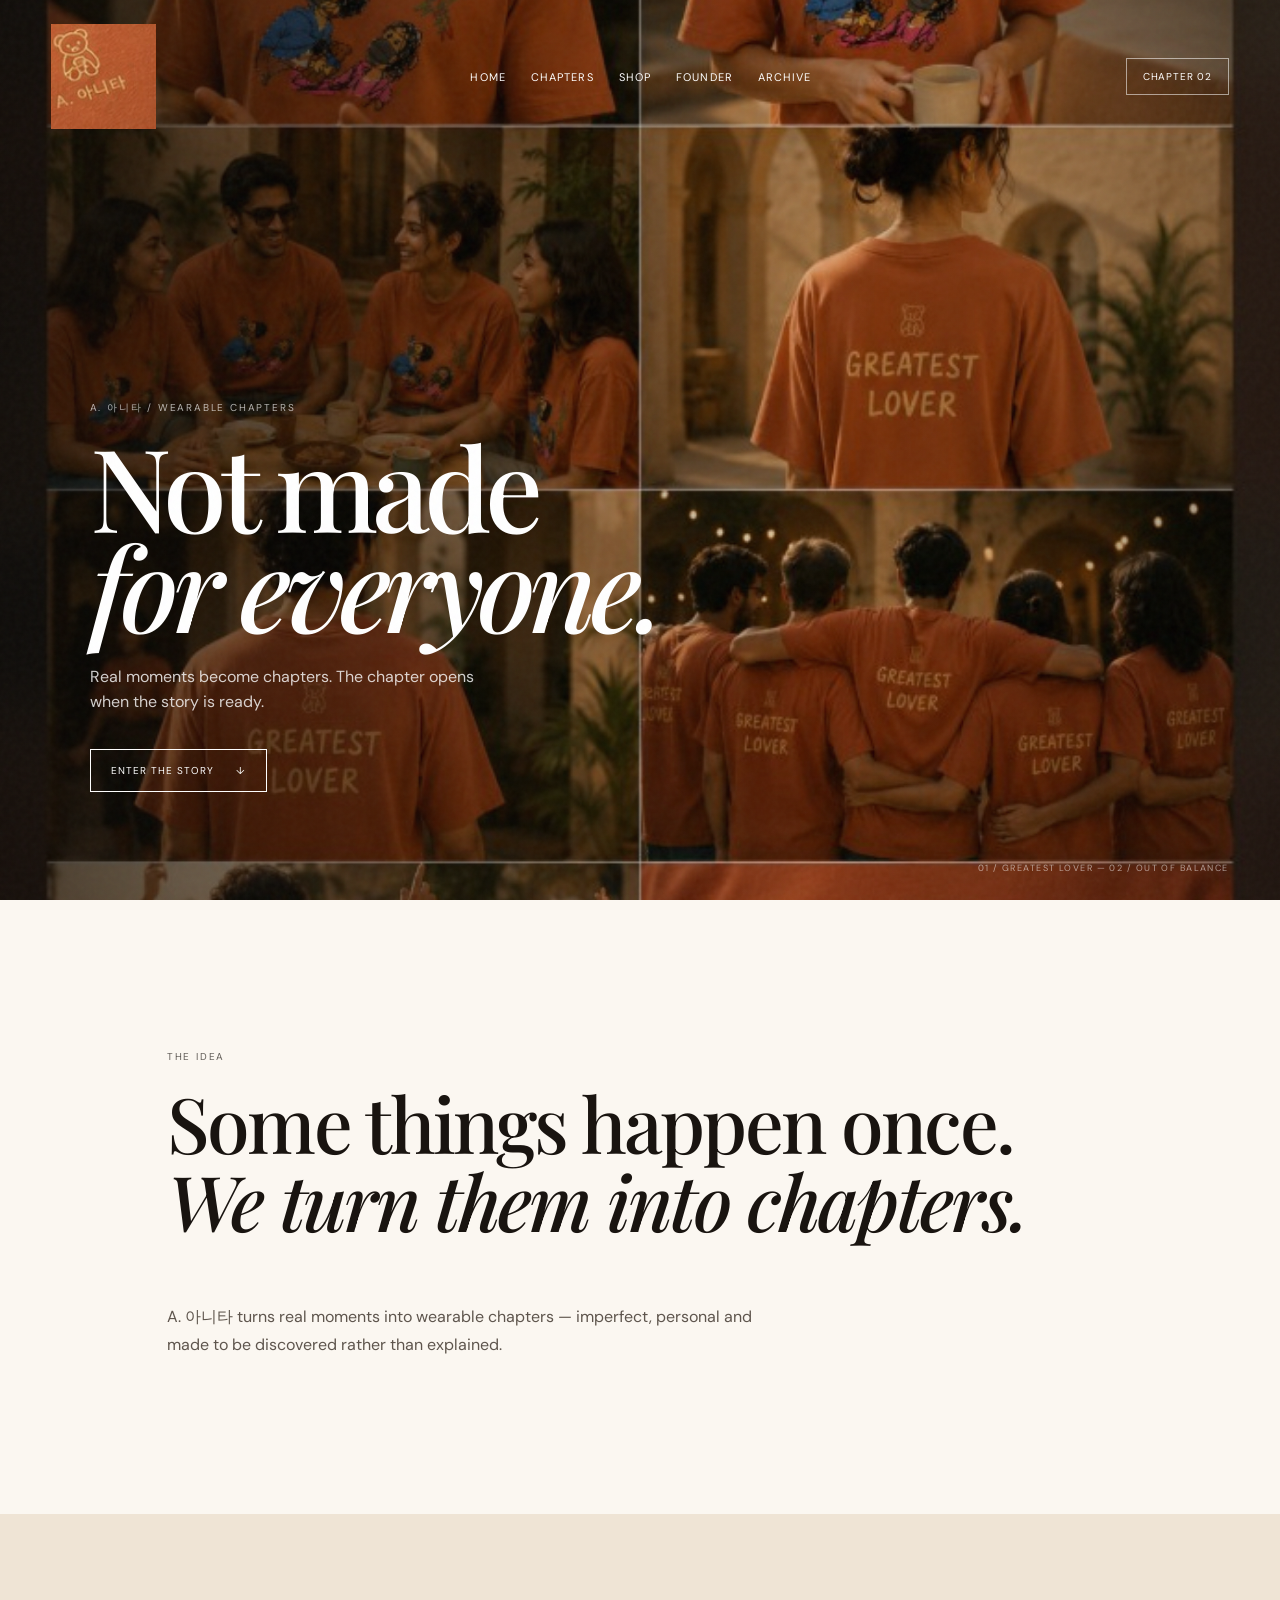
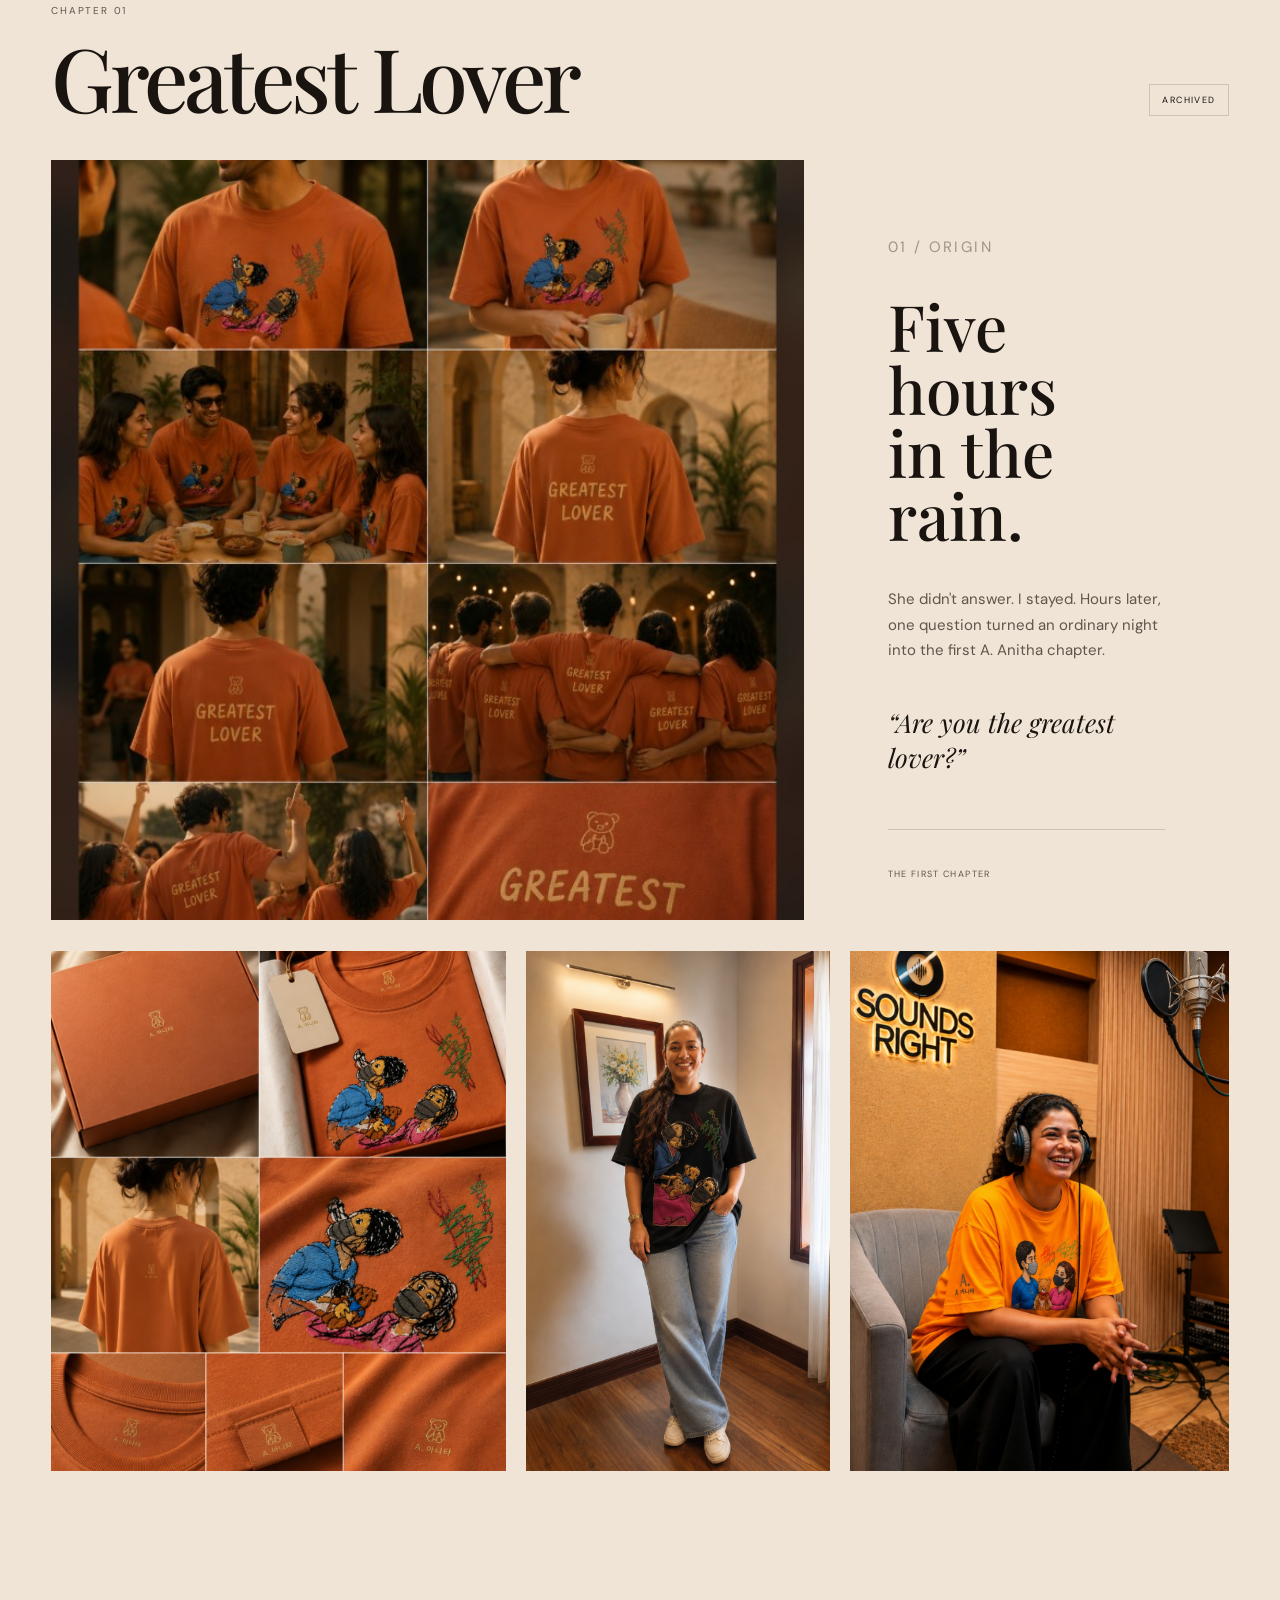
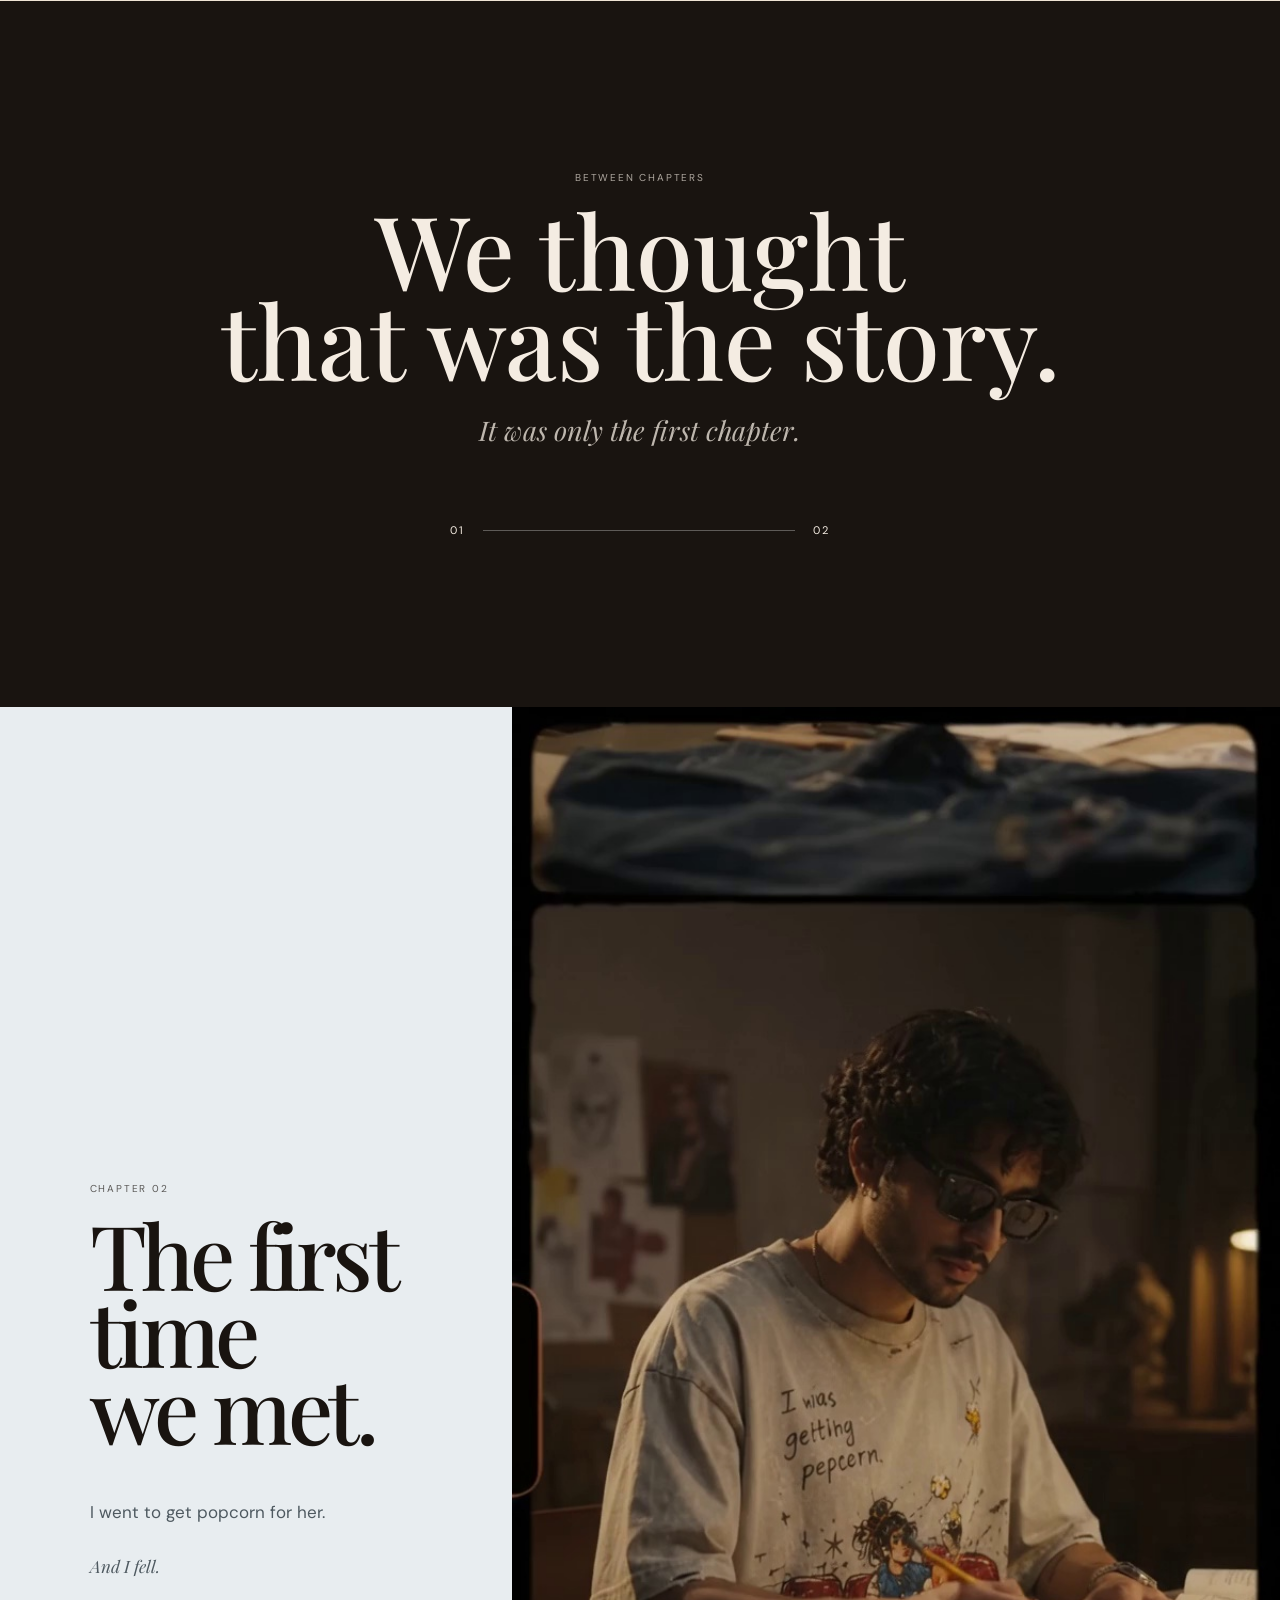
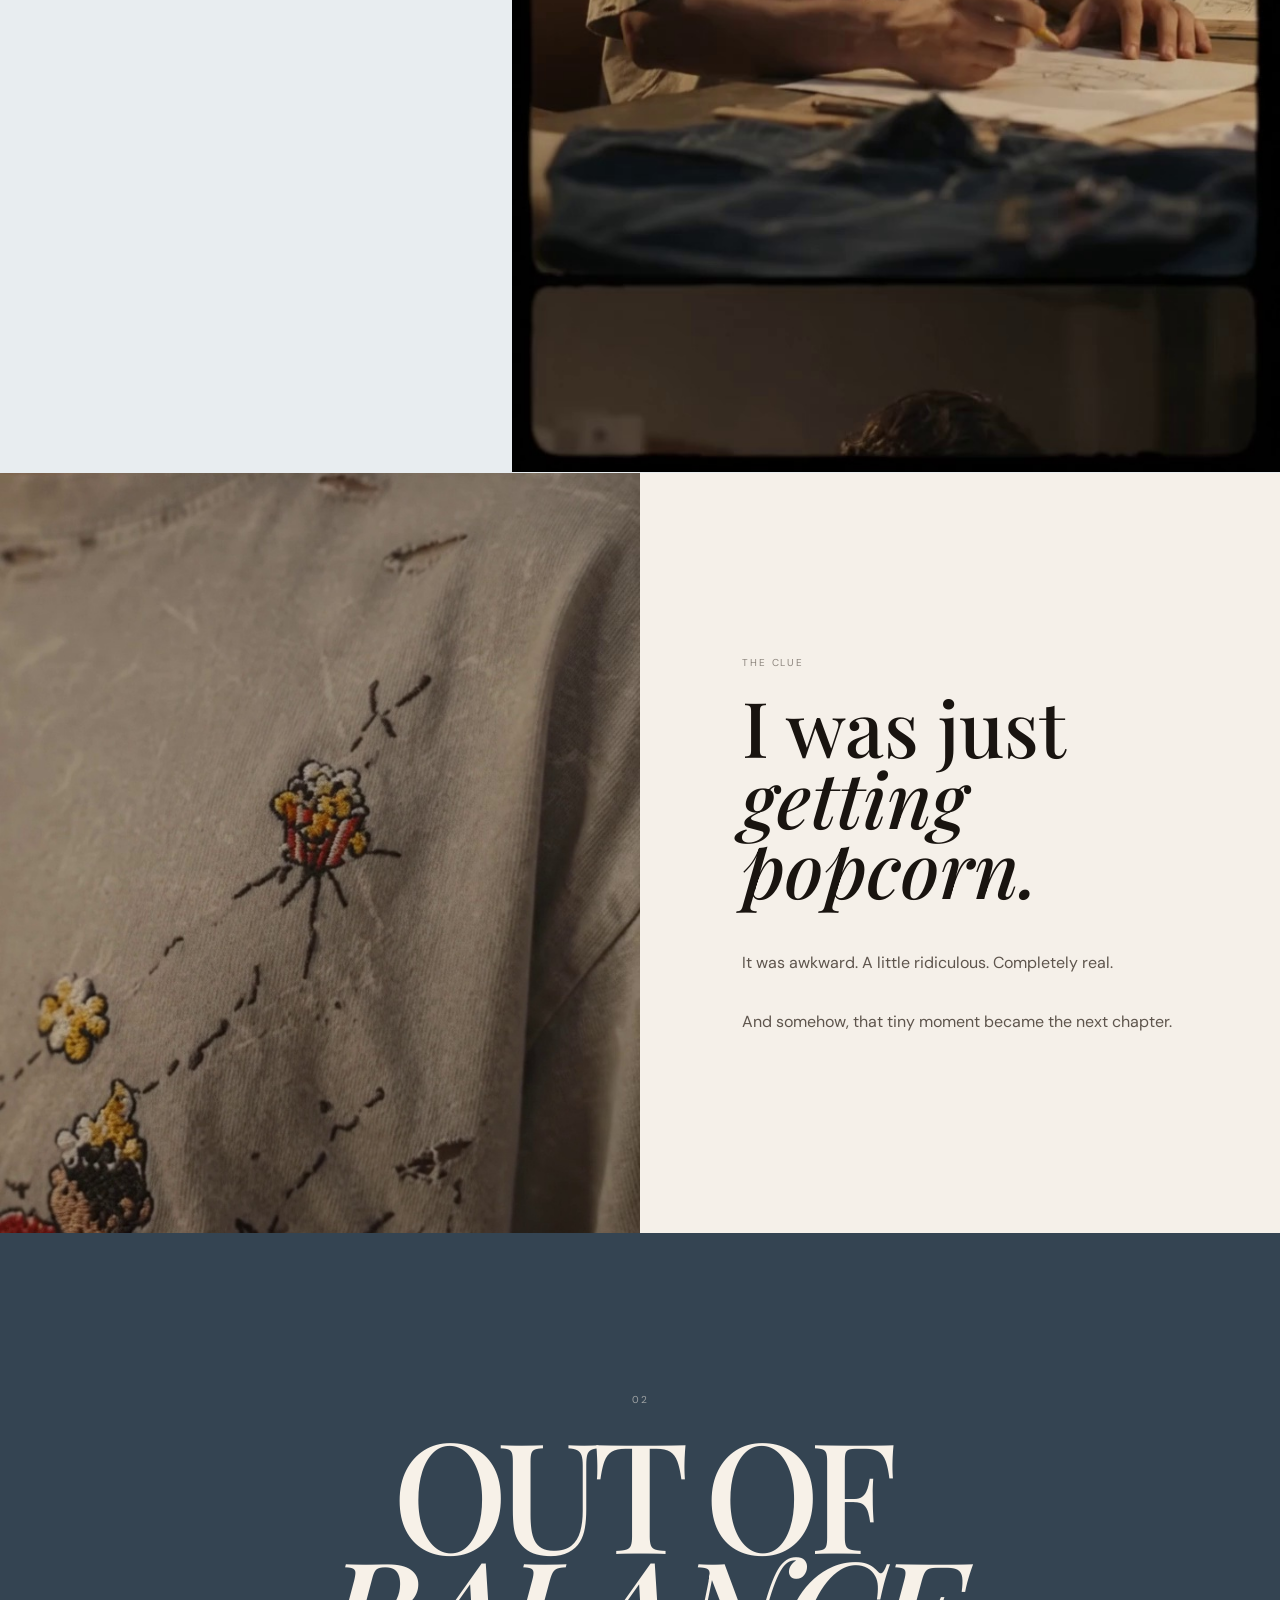
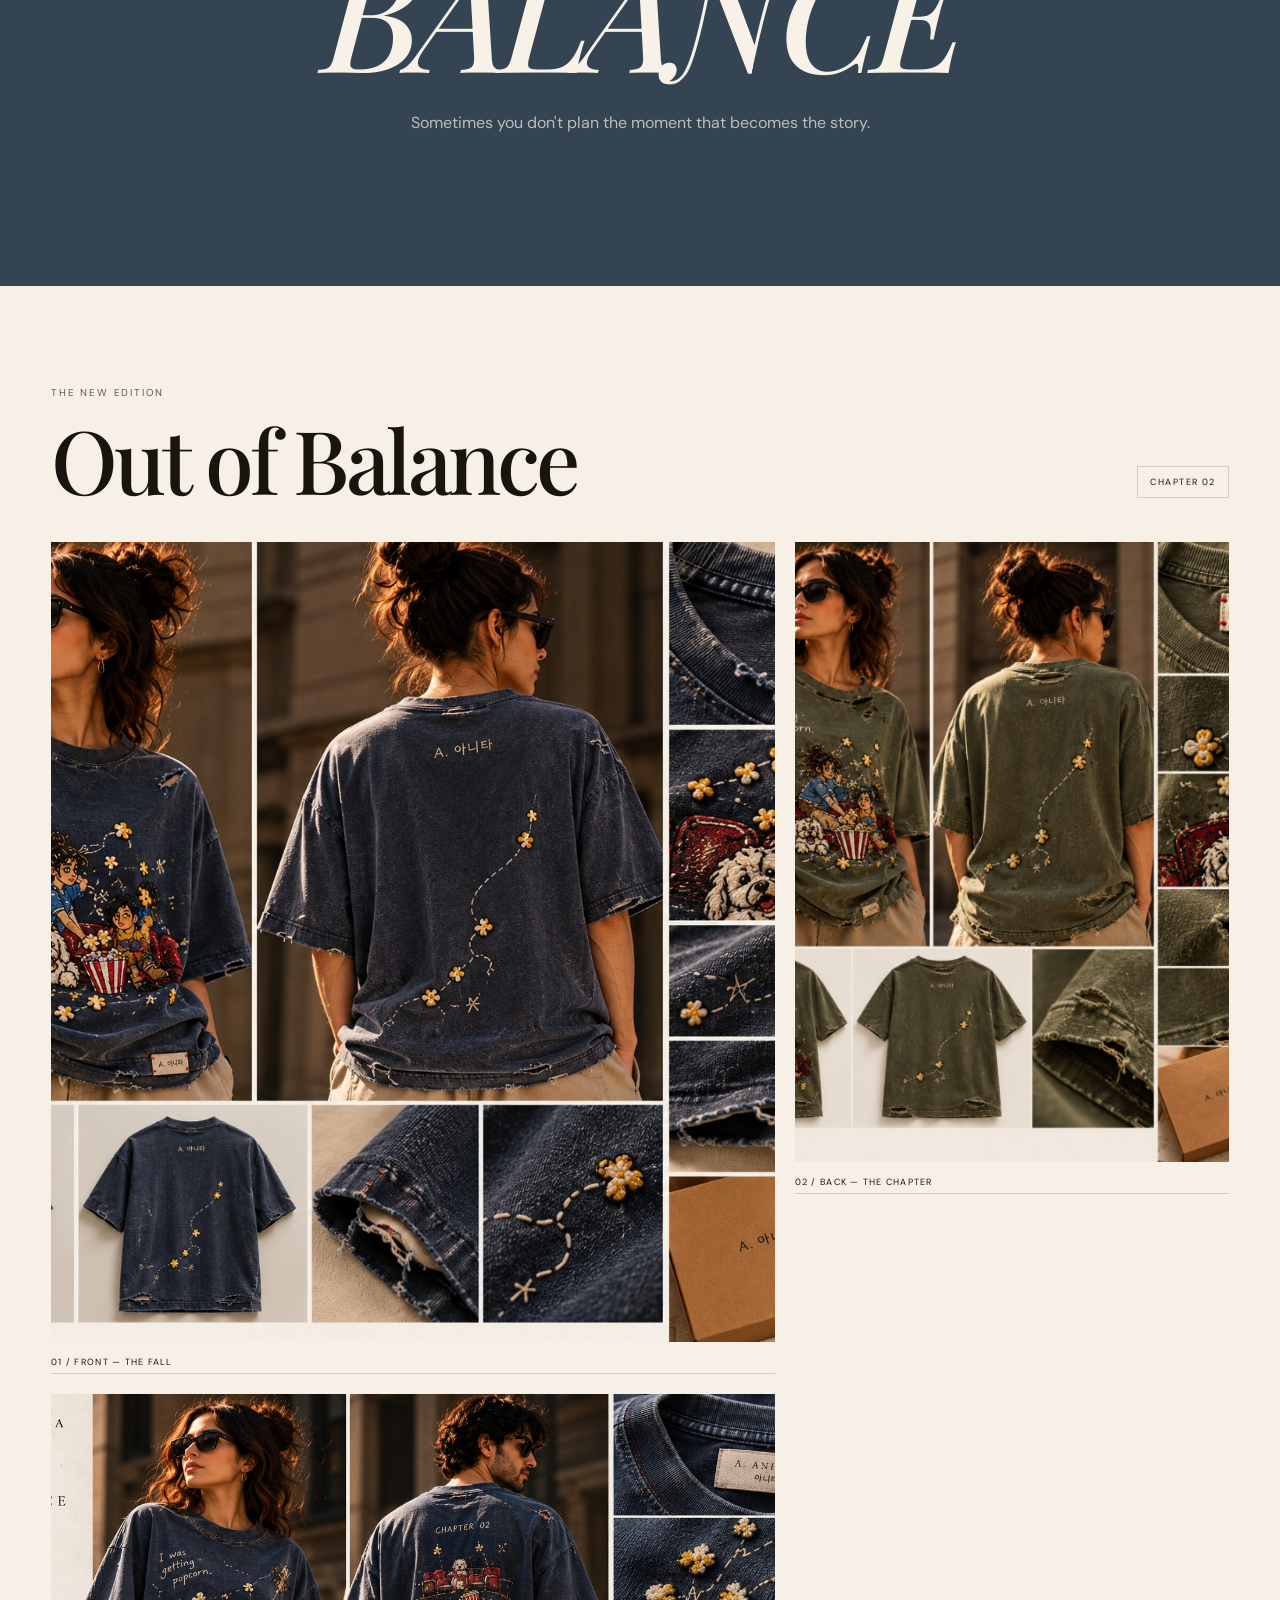
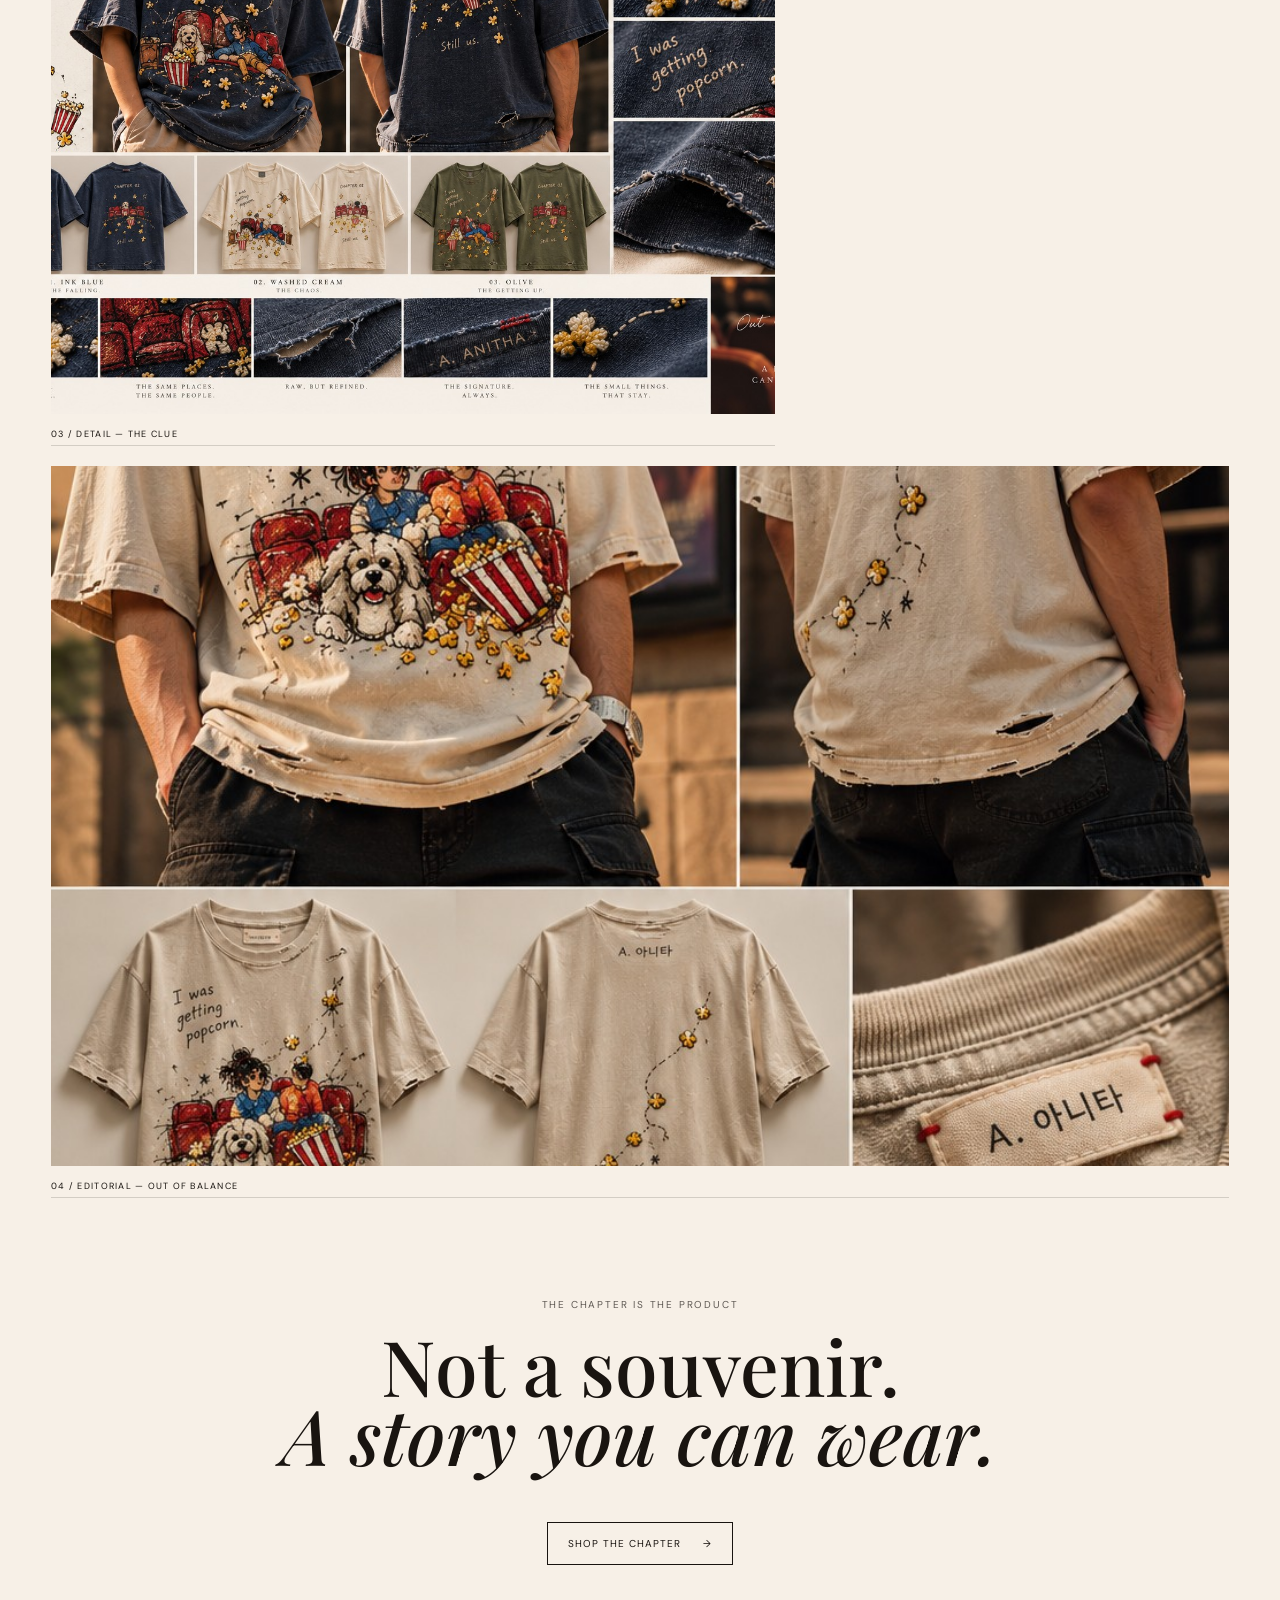
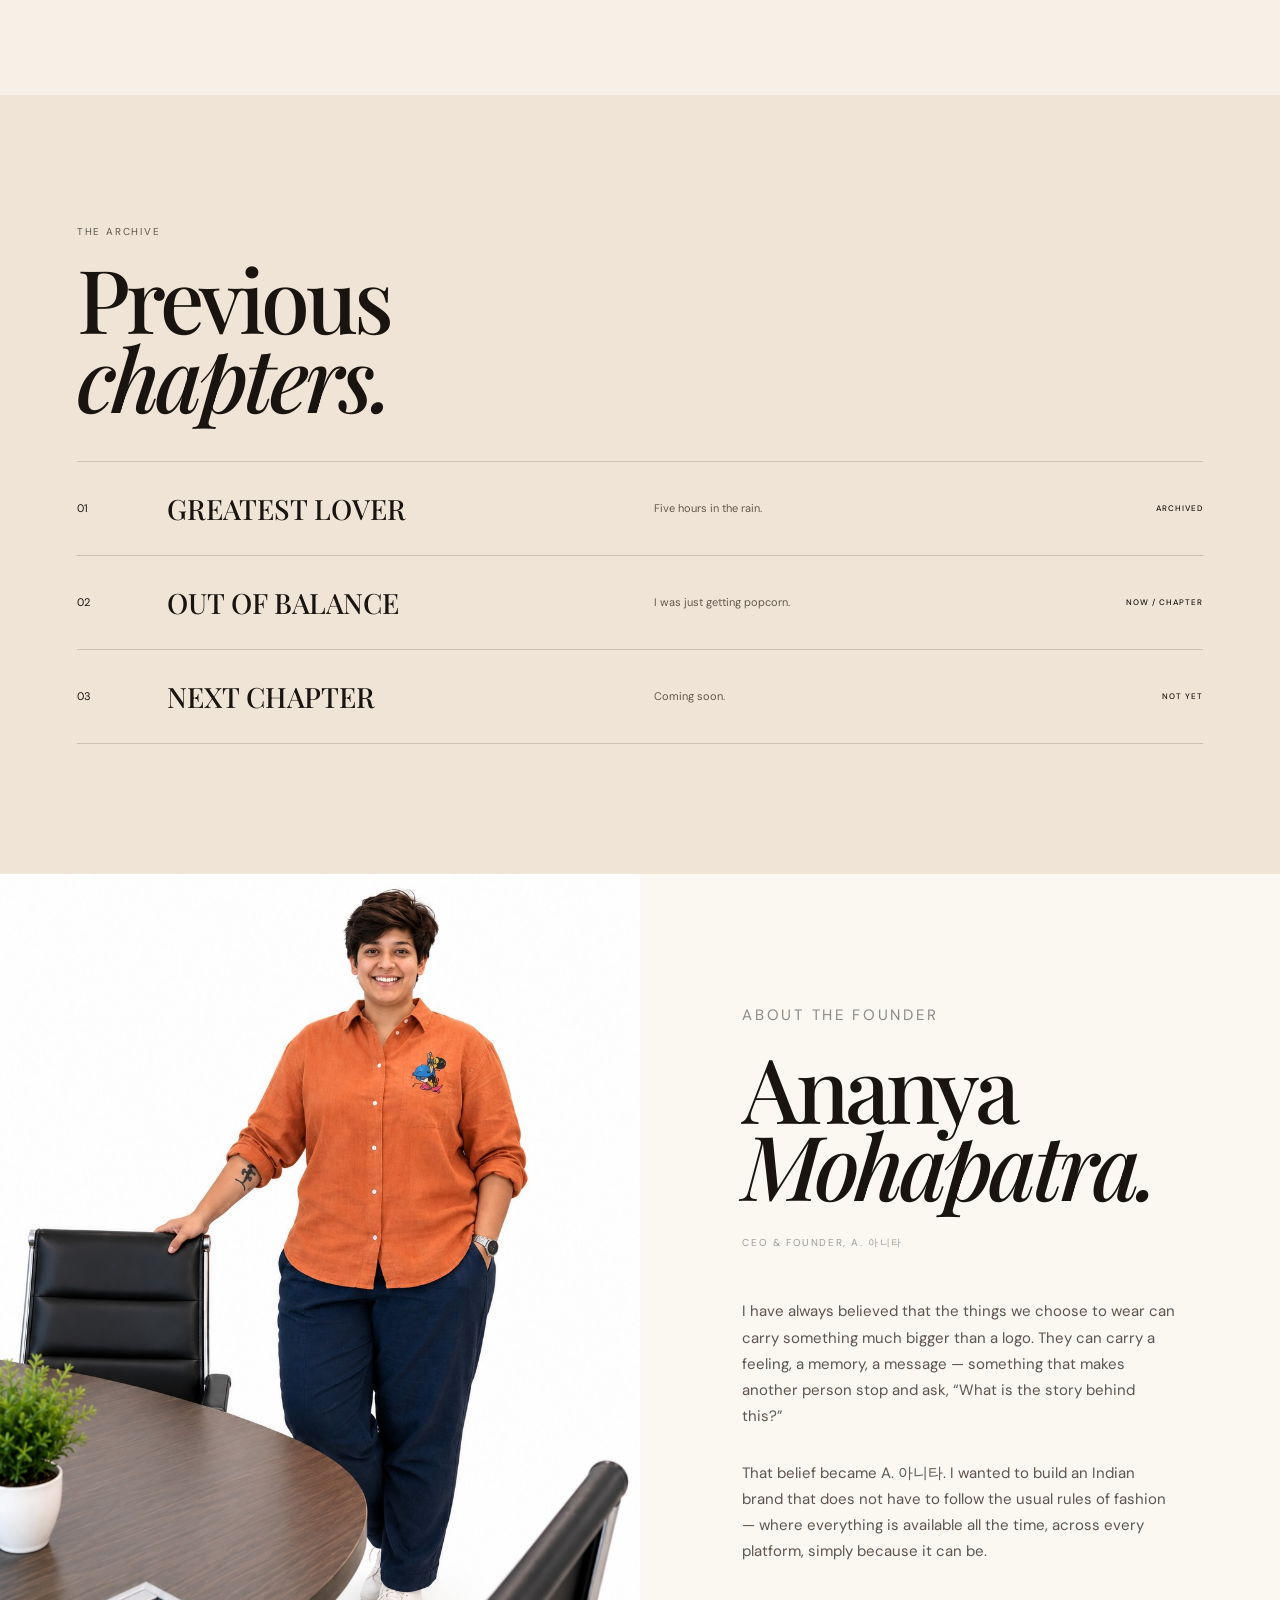
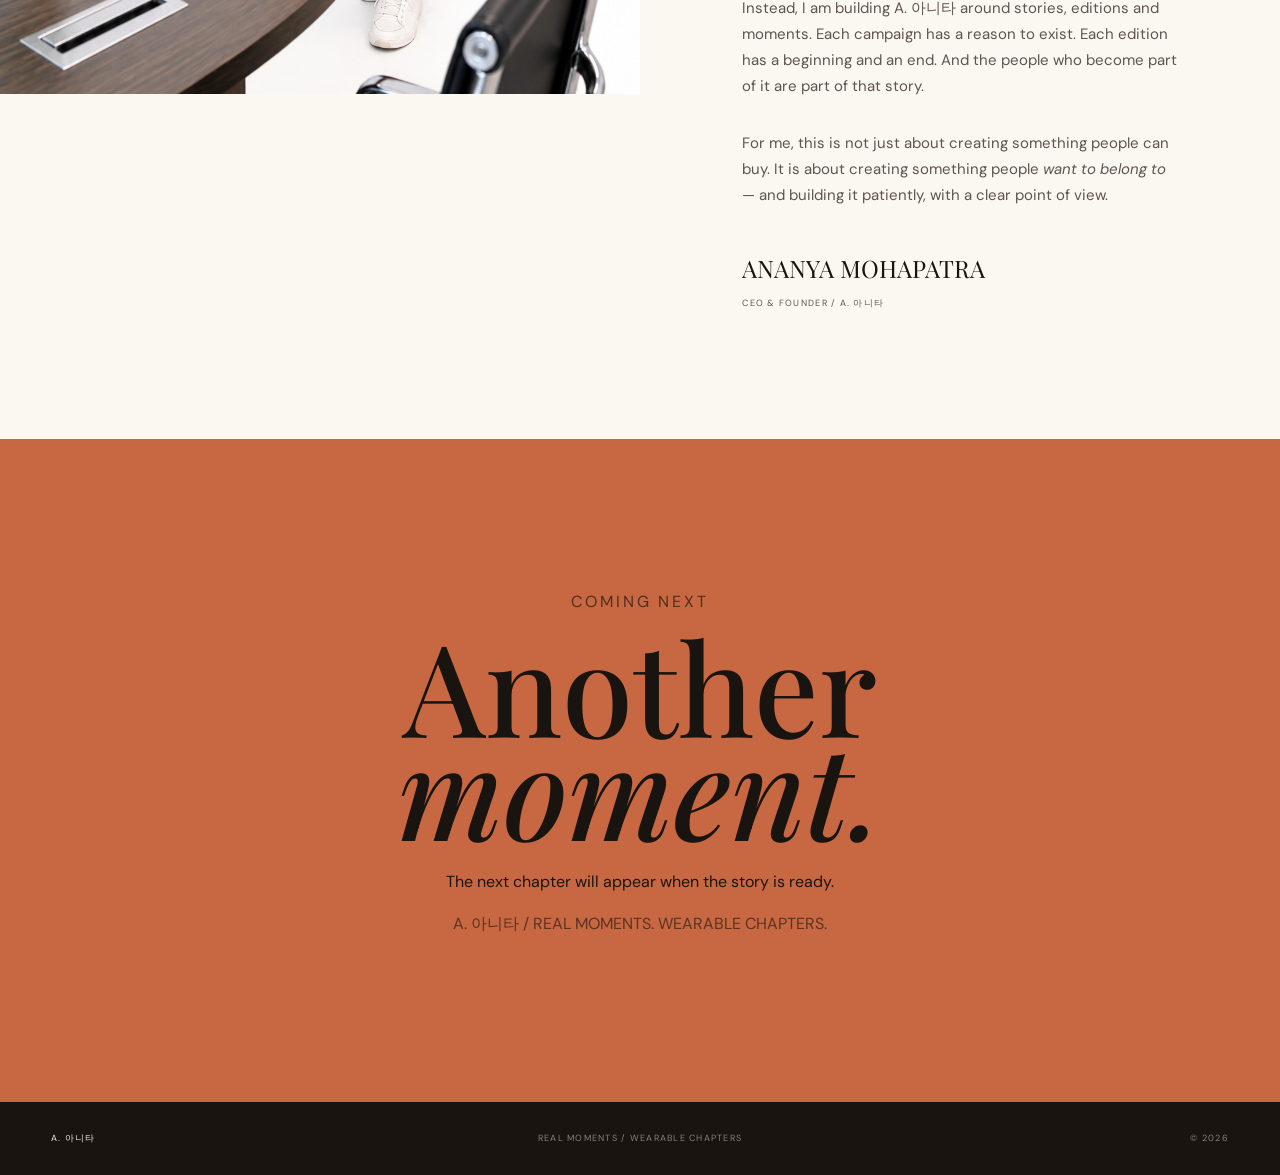
<file: index.html.html>
<!doctype html>
<html lang="en">
<head>
<meta charset="utf-8">
<meta name="viewport" content="width=device-width,initial-scale=1">
<meta name="theme-color" content="#191410">
<title>A. 아니타 — Real Moments. Wearable Chapters.</title>
<meta name="description" content="A. 아니타 — real moments becoming wearable chapters.">
<link rel="stylesheet" href="styles.css">
</head>
<body>
<div class="grain"></div>
<header class="nav">
  <a class="brand" href="#home"><img src="a-anitha-logo.png" alt="A. 아니타 logo"></a>
  <nav>
    <a href="#home">Home</a><a href="#chapters">Chapters</a><a href="#shop">Shop</a>
    <a href="#founder">Founder</a><a href="#archive">Archive</a>
  </nav>
  <a class="nav-cta" href="#chapter-02">Chapter 02</a>
</header>

<main id="home">
<section class="hero">
  <img class="hero-video" src="edition-collage.png" alt="A. Anitha Chapter 01">
  <div class="hero-overlay"></div>
  <div class="hero-content">
    <p class="eyebrow">A. 아니타 / WEARABLE CHAPTERS</p>
    <h1>Not made<br><em>for everyone.</em></h1>
    <p class="hero-copy">Real moments become chapters. The chapter opens when the story is ready.</p>
    <a class="button light" href="#chapters">Enter the story <span>↓</span></a>
  </div>
  <div class="hero-note">01 / GREATEST LOVER — 02 / OUT OF BALANCE</div>
</section>

<section class="statement">
  <p class="eyebrow">THE IDEA</p>
  <h2>Some things happen once.<br><em>We turn them into chapters.</em></h2>
  <p class="body-copy">A. 아니타 turns real moments into wearable chapters — imperfect, personal and made to be discovered rather than explained.</p>
</section>

<section id="chapters" class="chapter chapter-one">
  <div class="section-head"><div><p class="eyebrow">CHAPTER 01</p><h2>Greatest Lover</h2></div><span class="status">ARCHIVED</span></div>
  <div class="feature-grid">
    <div class="feature-image"><img src="edition-collage.png" alt="Greatest Lover campaign"></div>
    <div class="feature-copy">
      <p class="edition-number">01 / ORIGIN</p>
      <h3>Five hours<br>in the rain.</h3>
      <p>She didn't answer. I stayed. Hours later, one question turned an ordinary night into the first A. Anitha chapter.</p>
      <p class="quote">“Are you the greatest lover?”</p>
      <div class="line"></div><p class="micro">THE FIRST CHAPTER</p>
    </div>
  </div>
  <div class="mosaic">
    <img src="packaging-detail.png" alt="Greatest Lover packaging">
    <img src="black-edition.png" alt="A. Anitha edition">
    <img src="studio-story.png" alt="Greatest Lover campaign">
  </div>
</section>

<section class="transition">
  <p class="eyebrow">BETWEEN CHAPTERS</p>
  <h2>We thought<br>that was the story.</h2>
  <p>It was only the first chapter.</p>
  <div class="chapter-switch"><span>01</span><i></i><span>02</span></div>
</section>

<section id="chapter-02" class="chapter-two-intro">
  <div class="chapter-two-copy">
    <p class="eyebrow">CHAPTER 02</p>
    <h2>The first time<br>we met.</h2>
    <p>I went to get popcorn for her.</p>
    <p class="fall-line">And I fell.</p>
  </div>
  <div class="chapter-two-image"><video autoplay muted loop playsinline poster="chapter-02-cinema-poster.jpg" aria-label="A. Anitha Chapter 02 campaign film"><source src="chapter-02-cinema.mp4" type="video/mp4"></video></div>
</section>

<section class="reveal-story">
  <div class="reveal-story-image"><img src="chapter-02-popcorn.jpg" alt="Chapter 02 popcorn detail"></div>
  <div class="reveal-story-copy">
    <p class="eyebrow">THE CLUE</p>
    <h2>I was just<br><em>getting popcorn.</em></h2>
    <p>It was awkward. A little ridiculous. Completely real.</p>
    <p>And somehow, that tiny moment became the next chapter.</p>
  </div>
</section>

<section class="chapter-title">
  <p class="chapter-index">02</p>
  <h2>OUT OF<br><em>BALANCE</em></h2>
  <p>Sometimes you don't plan the moment that becomes the story.</p>
</section>

<section id="shop" class="product-chapter">
  <div class="section-head"><div><p class="eyebrow">THE NEW EDITION</p><h2>Out of Balance</h2></div><span class="status">CHAPTER 02</span></div>
  <div class="product-grid">
    <figure><img src="chapter-02-front.jpg" alt="Chapter 02 T-shirt front"><figcaption>01 / FRONT — THE FALL</figcaption></figure>
    <figure><img src="chapter-02-back.jpg" alt="Chapter 02 T-shirt back"><figcaption>02 / BACK — THE CHAPTER</figcaption></figure>
    <figure><img src="chapter-02-detail.jpg" alt="Chapter 02 detail"><figcaption>03 / DETAIL — THE CLUE</figcaption></figure>
    <figure class="wide"><img src="chapter-02-editorial.jpg" alt="Chapter 02 editorial"><figcaption>04 / EDITORIAL — OUT OF BALANCE</figcaption></figure>
  </div>
  <div class="product-cta">
    <p class="eyebrow">THE CHAPTER IS THE PRODUCT</p>
    <h3>Not a souvenir.<br><em>A story you can wear.</em></h3>
    <a class="button dark" href="#next">Shop the chapter <span>→</span></a>
  </div>
</section>

<section id="archive" class="archive">
  <div class="section-head"><div><p class="eyebrow">THE ARCHIVE</p><h2>Previous<br><em>chapters.</em></h2></div></div>
  <div class="archive-list">
    <a class="archive-row" href="#chapters"><span>01</span><strong>GREATEST LOVER</strong><small>Five hours in the rain.</small><b>ARCHIVED</b></a>
    <a class="archive-row" href="#chapter-02"><span>02</span><strong>OUT OF BALANCE</strong><small>I was just getting popcorn.</small><b>NOW / CHAPTER</b></a>
    <div class="archive-row future"><span>03</span><strong>NEXT CHAPTER</strong><small>Coming soon.</small><b>NOT YET</b></div>
  </div>
</section>

<section id="founder" class="about">
  <div class="about-image"><img src="ananya-ceo-new.png" alt="Ananya Mohapatra, CEO and Founder of A. Anitha"></div>
  <div class="about-copy">
    <p class="eyebrow">ABOUT THE FOUNDER</p><h2>Ananya<br><em>Mohapatra.</em></h2>
    <p class="role">CEO & Founder, A. 아니타</p>
    <p>I have always believed that the things we choose to wear can carry something much bigger than a logo. They can carry a feeling, a memory, a message — something that makes another person stop and ask, “What is the story behind this?”</p>
    <p>That belief became A. 아니타. I wanted to build an Indian brand that does not have to follow the usual rules of fashion — where everything is available all the time, across every platform, simply because it can be.</p>
    <p>Instead, I am building A. 아니타 around stories, editions and moments. Each campaign has a reason to exist. Each edition has a beginning and an end. And the people who become part of it are part of that story.</p>
    <p>For me, this is not just about creating something people can buy. It is about creating something people <em>want to belong to</em> — and building it patiently, with a clear point of view.</p>
    <div class="founder-sign">ANANYA MOHAPATRA<br><small>CEO & FOUNDER / A. 아니타</small></div>
  </div>
</section>

<section id="next" class="next"><div class="next-inner"><p class="eyebrow">COMING NEXT</p><h2>Another<br><em>moment.</em></h2><p>The next chapter will appear when the story is ready.</p><p class="muted">A. 아니타 / REAL MOMENTS. WEARABLE CHAPTERS.</p></div></section>
</main>
<footer><div>A. 아니타</div><div class="footer-note">REAL MOMENTS / WEARABLE CHAPTERS</div><div class="footer-year">© 2026</div></footer>
<script src="script.js"></script>
</body>
</html>
</file>
<file: styles.css>
@import url('https://fonts.googleapis.com/css2?family=DM+Sans:wght@400;500;600&family=Playfair+Display:ital,wght@0,500;0,600;1,500;1,600&display=swap');
:root{--ink:#191410;--paper:#fbf7f1;--line:rgba(25,20,16,.16);--max:1280px;--blue:#344452}
*{box-sizing:border-box}html{scroll-behavior:smooth}body{margin:0;background:var(--paper);color:var(--ink);font-family:"DM Sans",Arial,sans-serif}img{display:block;width:100%;height:100%;object-fit:cover}a{color:inherit;text-decoration:none}.grain{position:fixed;inset:0;pointer-events:none;opacity:.045;z-index:20;background-image:url("data:image/svg+xml,%3Csvg viewBox='0 0 180 180' xmlns='http://www.w3.org/2000/svg'%3E%3Cfilter id='n'%3E%3CfeTurbulence type='fractalNoise' baseFrequency='.85' numOctaves='3' stitchTiles='stitch'/%3E%3C/filter%3E%3Crect width='100%25' height='100%25' filter='url(%23n)' opacity='.8'/%3E%3C/svg%3E")}
.nav{position:absolute;z-index:10;top:0;left:0;right:0;display:flex;align-items:center;justify-content:space-between;padding:24px 4vw;color:#fff}.brand img{width:105px;height:auto;object-fit:contain}.nav nav{display:flex;gap:25px;font-size:11px;letter-spacing:.1em;text-transform:uppercase}.nav-cta{border:1px solid rgba(255,255,255,.55);padding:11px 16px;font-size:10px;letter-spacing:.08em;text-transform:uppercase}
.hero{height:100svh;min-height:680px;position:relative;background:#21170f;color:#fff;overflow:hidden}.hero-video{position:absolute;inset:0}.hero-overlay{position:absolute;inset:0;background:linear-gradient(90deg,rgba(12,9,6,.72),rgba(12,9,6,.12) 65%,rgba(12,9,6,.38))}.hero-content{position:absolute;left:7vw;bottom:12vh;max-width:650px}.eyebrow{font-size:10px;letter-spacing:.18em;text-transform:uppercase;opacity:.68;margin:0 0 20px}h1,h2,h3{font-family:"Playfair Display",Georgia,serif;font-weight:500}h1{font-size:clamp(64px,9vw,140px);line-height:.87;letter-spacing:-.055em;margin:0 0 30px}h2{margin-top:0}em{font-style:italic}.hero-copy{font-size:16px;line-height:1.55;max-width:420px;color:#fffc}.button{display:inline-flex;gap:22px;align-items:center;margin-top:18px;padding:14px 20px;border:1px solid currentColor;text-transform:uppercase;letter-spacing:.1em;font-size:10px}.light{color:#fff}.dark{color:var(--ink)}.hero-note{position:absolute;bottom:26px;right:4vw;font-size:9px;letter-spacing:.16em;opacity:.55}
.statement{max-width:1100px;margin:auto;padding:150px 6vw 140px}.statement h2{font-size:clamp(42px,6vw,78px);line-height:1.02;letter-spacing:-.035em;max-width:900px}.body-copy{max-width:600px;font-size:16px;line-height:1.7;color:#5e554d}
.chapter{padding:90px 4vw 130px}.chapter-one{background:#efe4d5}.section-head{max-width:var(--max);margin:0 auto 44px;display:flex;justify-content:space-between;align-items:flex-end}.section-head h2{font-size:clamp(48px,7vw,88px);line-height:.9;margin:0;letter-spacing:-.045em}.status{font-size:9px;letter-spacing:.16em;border:1px solid var(--line);padding:9px 12px}.feature-grid{max-width:var(--max);margin:auto;display:grid;grid-template-columns:1.3fr .7fr;gap:20px}.feature-image{height:760px}.feature-copy{padding:60px 5vw 40px;display:flex;flex-direction:column;justify-content:center}.edition-number{font-size:10px;letter-spacing:.16em;opacity:.55}.feature-copy h3{font-size:clamp(38px,5vw,68px);line-height:.98;margin:20px 0 26px}.feature-copy p{font-size:15px;line-height:1.7;color:#5f554c;max-width:450px}.quote{font:italic 26px "Playfair Display",Georgia,serif!important;color:var(--ink)!important}.line{width:100%;height:1px;background:var(--line);margin:28px 0}.micro{font-size:9px!important;letter-spacing:.15em;text-transform:uppercase}.mosaic{max-width:var(--max);margin:20px auto 0;display:grid;grid-template-columns:1.2fr .8fr 1fr;gap:20px}.mosaic img{height:520px}
.transition{background:#191410;color:#f4ece2;text-align:center;padding:170px 6vw}.transition h2{font-size:clamp(58px,8vw,112px);line-height:.88;margin:0 0 28px}.transition p:not(.eyebrow){font:italic 27px "Playfair Display",Georgia,serif;opacity:.75}.chapter-switch{max-width:380px;margin:75px auto 0;display:flex;align-items:center;gap:18px;justify-content:center;font-size:11px;letter-spacing:.16em}.chapter-switch i{height:1px;flex:1;background:#ffffff4d}
.chapter-two-intro{display:grid;grid-template-columns:.8fr 1.2fr;min-height:800px;background:#e8edf0}.chapter-two-copy{padding:12vw 7vw;display:flex;flex-direction:column;justify-content:center}.chapter-two-copy h2{font-size:clamp(58px,7vw,104px);line-height:.86;letter-spacing:-.05em;margin:0 0 35px}.chapter-two-copy>p:not(.eyebrow){font-size:17px;line-height:1.7;max-width:390px;color:#4e5960}.chapter-two-copy .fall-line{font:italic 36px "Playfair Display",Georgia,serif;color:var(--ink);margin-top:8px}.chapter-two-image{min-height:800px}.reveal-story{display:grid;grid-template-columns:1fr 1fr;min-height:700px;background:#f5f0e9}.reveal-story-image{height:760px}.reveal-story-copy{padding:10vw 8vw;display:flex;flex-direction:column;justify-content:center}.reveal-story-copy h2{font-size:clamp(50px,6vw,84px);line-height:.92;margin-bottom:30px}.reveal-story-copy p{max-width:440px;line-height:1.7;color:#5e554d}
.chapter-title{background:var(--blue);color:#f7f1e8;text-align:center;padding:150px 6vw}.chapter-index{font-size:10px;letter-spacing:.2em;opacity:.55}.chapter-title h2{font-size:clamp(80px,12vw,170px);line-height:.78;letter-spacing:-.065em;margin:25px 0 40px}.chapter-title>p:last-child{max-width:480px;margin:auto;line-height:1.6;opacity:.7}
.product-chapter{padding:100px 4vw 130px;background:#f7f0e7}.product-grid{max-width:var(--max);margin:auto;display:grid;grid-template-columns:1.25fr .75fr;gap:20px}.product-grid figure{margin:0}.product-grid img{height:620px;background:#ddd}.product-grid figure:first-child img{height:800px}.product-grid .wide{grid-column:1/-1}.product-grid .wide img{height:700px}.product-grid figcaption{padding:14px 0 5px;border-bottom:1px solid var(--line);font-size:9px;letter-spacing:.14em}.product-cta{max-width:var(--max);margin:100px auto 0;text-align:center}.product-cta h3{font-size:clamp(48px,6vw,82px);line-height:.9;margin:0 auto 35px}
.archive{padding:130px 6vw;background:#efe4d5}.archive-list{max-width:var(--max);margin:30px auto 0;border-top:1px solid var(--line)}.archive-row{display:grid;grid-template-columns:70px 1.2fr 1fr 140px;gap:20px;align-items:center;padding:28px 0;border-bottom:1px solid var(--line);font-size:11px}.archive-row strong{font:500 28px "Playfair Display",Georgia,serif}.archive-row small{font-size:11px;color:#62584f}.archive-row b{font-size:8px;letter-spacing:.13em;font-weight:500;text-align:right}.future{opacity:.45}
.about{max-width:var(--max);margin:auto;display:grid;grid-template-columns:1fr 1fr;background:var(--paper)}.about-image{height:820px;background:#000}.about-copy{padding:10vw 8vw;display:flex;flex-direction:column;justify-content:center}.about-copy h2{font-size:clamp(58px,7vw,100px);line-height:.86;letter-spacing:-.05em;margin:0 0 22px}.about-copy .role{font-size:10px;letter-spacing:.16em;text-transform:uppercase;margin-bottom:32px;opacity:.55}.about-copy p{max-width:500px;font-size:15px;line-height:1.75;color:#5e554d}.founder-sign{margin-top:32px;font:24px/1.15 "Playfair Display",Georgia,serif}.founder-sign small{font:9px "DM Sans",Arial,sans-serif;letter-spacing:.14em;color:#5e554d}
.next{padding:150px 6vw;background:#c76842;text-align:center}.next-inner{max-width:720px;margin:auto}.next h2{font-size:clamp(70px,10vw,135px);line-height:.8;margin:0 0 30px}.next p{font-size:16px;line-height:1.6}.muted{opacity:.62;font-size:13px}footer{background:#191410;color:#f4ece2;padding:30px 4vw;display:grid;grid-template-columns:1fr 1fr 1fr;font-size:9px;letter-spacing:.14em}.footer-note{text-align:center;opacity:.5}.footer-year{text-align:right;opacity:.5}
.reveal{opacity:0;transform:translateY(24px);transition:opacity .8s ease,transform .8s ease}.reveal.show{opacity:1;transform:none}
@media(max-width:800px){.nav{padding:18px 5vw}.brand img{width:90px}.nav nav{display:none}.nav-cta{padding:9px 12px}.hero{min-height:620px}.hero-content{left:7vw;right:7vw;bottom:10vh}h1{font-size:17vw}.hero-copy{font-size:14px}.statement{padding:95px 7vw}.statement h2{font-size:44px}.chapter{padding:70px 5vw 90px}.section-head{align-items:flex-start;gap:20px}.feature-grid,.chapter-two-intro,.reveal-story,.about{grid-template-columns:1fr}.feature-image{height:540px}.feature-copy{padding:50px 2vw 30px}.mosaic{grid-template-columns:1fr 1fr}.mosaic img{height:320px}.mosaic img:last-child{grid-column:1/-1;height:460px}.transition{padding:110px 7vw}.chapter-two-copy{padding:90px 8vw}.chapter-two-image{min-height:560px}.reveal-story-image{height:580px}.reveal-story-copy{padding:85px 8vw}.chapter-title{padding:110px 7vw}.chapter-title h2{font-size:22vw}.product-chapter{padding:75px 5vw 90px}.product-grid{grid-template-columns:1fr}.product-grid .wide{grid-column:auto}.product-grid img,.product-grid figure:first-child img,.product-grid .wide img{height:520px}.archive{padding:90px 7vw}.archive-row{grid-template-columns:40px 1fr;gap:7px 14px}.archive-row small,.archive-row b{grid-column:2;text-align:left}.about-image{height:650px}.about-copy{padding:80px 8vw}.next{padding:110px 7vw}footer{grid-template-columns:1fr;gap:14px}.footer-note,.footer-year{text-align:left}}

.chapter-two-image video{display:block;width:100%;height:100%;object-fit:cover;background:#191410}
</file>
